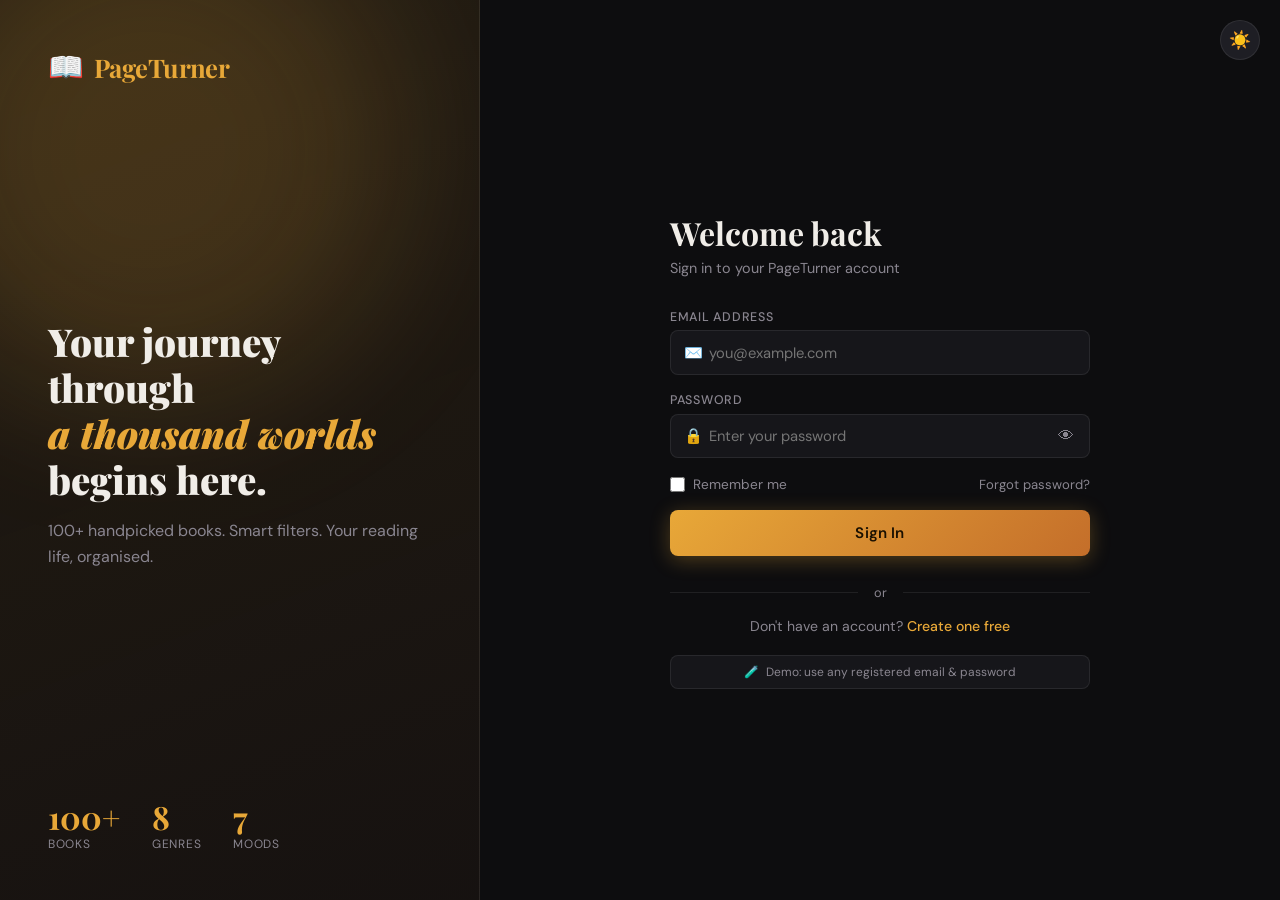
<file: pageturner/login.html>
<!DOCTYPE html>
<html lang="en">
<head>
  <meta charset="UTF-8"/>
  <meta name="viewport" content="width=device-width, initial-scale=1.0"/>
  <title>PageTurner — Login</title>
  <link rel="stylesheet" href="style.css"/>
  <link href="https://fonts.googleapis.com/css2?family=Playfair+Display:ital,wght@0,400;0,700;0,900;1,400&family=DM+Sans:wght@300;400;500;600&display=swap" rel="stylesheet"/>
</head>
<body class="dark auth-page">

  <!-- Animated background blobs -->
  <div class="auth-bg">
    <div class="blob blob1"></div>
    <div class="blob blob2"></div>
    <div class="blob blob3"></div>
  </div>

  <div class="auth-wrapper">
    <!-- Left Panel -->
    <div class="auth-panel auth-visual">
      <div class="auth-brand">
        <span class="logo-icon">📖</span>
        <span class="logo-text">PageTurner</span>
      </div>
      <div class="auth-tagline">
        <h2>Your journey through<br/><em>a thousand worlds</em><br/>begins here.</h2>
        <p>100+ handpicked books. Smart filters. Your reading life, organised.</p>
      </div>
      <div class="auth-stats">
        <div class="stat"><span>100+</span><small>Books</small></div>
        <div class="stat"><span>8</span><small>Genres</small></div>
        <div class="stat"><span>7</span><small>Moods</small></div>
      </div>
    </div>

    <!-- Right Panel — Form -->
    <div class="auth-panel auth-form-panel">
      <div class="auth-form-container">
        <div class="auth-form-header">
          <h3>Welcome back</h3>
          <p>Sign in to your PageTurner account</p>
        </div>

        <div id="loginAlert" class="auth-alert hidden"></div>

        <form id="loginForm" class="auth-form" novalidate>
          <div class="form-field">
            <label for="loginEmail">Email Address</label>
            <div class="input-wrap">
              <span class="input-icon">✉️</span>
              <input type="email" id="loginEmail" placeholder="you@example.com" autocomplete="email"/>
            </div>
            <span class="field-error" id="emailErr"></span>
          </div>

          <div class="form-field">
            <label for="loginPassword">Password</label>
            <div class="input-wrap">
              <span class="input-icon">🔒</span>
              <input type="password" id="loginPassword" placeholder="Enter your password" autocomplete="current-password"/>
              <button type="button" class="toggle-pw" id="toggleLoginPw" aria-label="Toggle password">👁</button>
            </div>
            <span class="field-error" id="pwErr"></span>
          </div>

          <div class="form-row">
            <label class="checkbox-label">
              <input type="checkbox" id="rememberMe"/>
              <span>Remember me</span>
            </label>
            <a href="#" class="link-muted">Forgot password?</a>
          </div>

          <button type="submit" class="auth-btn" id="loginBtn">
            <span class="btn-text">Sign In</span>
            <span class="btn-spinner hidden"></span>
          </button>
        </form>

        <div class="auth-divider"><span>or</span></div>

        <div class="auth-switch">
          Don't have an account?
          <a href="register.html">Create one free</a>
        </div>

        <div class="demo-hint">
          <span>🧪</span>
          <span>Demo: use any registered email & password</span>
        </div>
      </div>
    </div>
  </div>

  <!-- Theme toggle -->
  <button id="darkToggle" class="auth-theme-btn" aria-label="Toggle dark mode">
    <span id="themeIcon">☀️</span>
  </button>

  <script src="auth.js"></script>
</body>
</html>
</file>
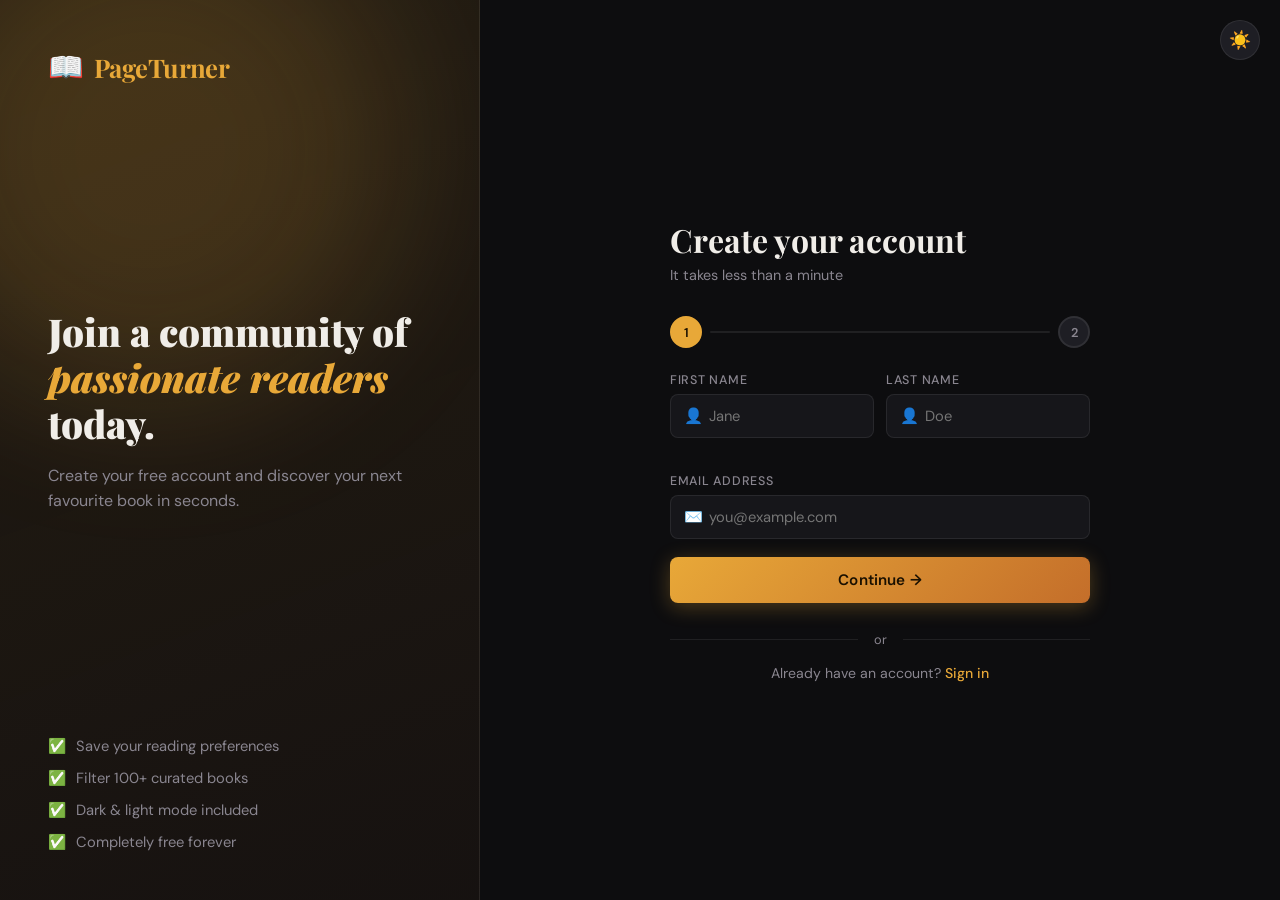
<file: pageturner/register.html>
<!DOCTYPE html>
<html lang="en">
<head>
  <meta charset="UTF-8"/>
  <meta name="viewport" content="width=device-width, initial-scale=1.0"/>
  <title>PageTurner — Register</title>
  <link rel="stylesheet" href="style.css"/>
  <link href="https://fonts.googleapis.com/css2?family=Playfair+Display:ital,wght@0,400;0,700;0,900;1,400&family=DM+Sans:wght@300;400;500;600&display=swap" rel="stylesheet"/>
</head>
<body class="dark auth-page">

  <div class="auth-bg">
    <div class="blob blob1"></div>
    <div class="blob blob2"></div>
    <div class="blob blob3"></div>
  </div>

  <div class="auth-wrapper">
    <!-- Left Panel -->
    <div class="auth-panel auth-visual">
      <div class="auth-brand">
        <span class="logo-icon">📖</span>
        <span class="logo-text">PageTurner</span>
      </div>
      <div class="auth-tagline">
        <h2>Join a community of<br/><em>passionate readers</em><br/>today.</h2>
        <p>Create your free account and discover your next favourite book in seconds.</p>
      </div>
      <div class="auth-perks">
        <div class="perk"><span>✅</span> Save your reading preferences</div>
        <div class="perk"><span>✅</span> Filter 100+ curated books</div>
        <div class="perk"><span>✅</span> Dark & light mode included</div>
        <div class="perk"><span>✅</span> Completely free forever</div>
      </div>
    </div>

    <!-- Right Panel — Form -->
    <div class="auth-panel auth-form-panel">
      <div class="auth-form-container">
        <div class="auth-form-header">
          <h3>Create your account</h3>
          <p>It takes less than a minute</p>
        </div>

        <div id="registerAlert" class="auth-alert hidden"></div>

        <!-- Progress steps -->
        <div class="progress-steps">
          <div class="step active" id="step1Dot">1</div>
          <div class="step-line"></div>
          <div class="step" id="step2Dot">2</div>
        </div>

        <form id="registerForm" class="auth-form" novalidate>

          <!-- Step 1 -->
          <div id="stepOne">
            <div class="form-row two-col">
              <div class="form-field">
                <label for="firstName">First Name</label>
                <div class="input-wrap">
                  <span class="input-icon">👤</span>
                  <input type="text" id="firstName" placeholder="Jane" autocomplete="given-name"/>
                </div>
                <span class="field-error" id="firstNameErr"></span>
              </div>
              <div class="form-field">
                <label for="lastName">Last Name</label>
                <div class="input-wrap">
                  <span class="input-icon">👤</span>
                  <input type="text" id="lastName" placeholder="Doe" autocomplete="family-name"/>
                </div>
                <span class="field-error" id="lastNameErr"></span>
              </div>
            </div>

            <div class="form-field">
              <label for="regEmail">Email Address</label>
              <div class="input-wrap">
                <span class="input-icon">✉️</span>
                <input type="email" id="regEmail" placeholder="you@example.com" autocomplete="email"/>
              </div>
              <span class="field-error" id="regEmailErr"></span>
            </div>

            <button type="button" class="auth-btn" id="nextBtn">
              Continue →
            </button>
          </div>

          <!-- Step 2 -->
          <div id="stepTwo" class="hidden">
            <div class="form-field">
              <label for="regPassword">Password</label>
              <div class="input-wrap">
                <span class="input-icon">🔒</span>
                <input type="password" id="regPassword" placeholder="Min 8 characters" autocomplete="new-password"/>
                <button type="button" class="toggle-pw" id="toggleRegPw" aria-label="Toggle password">👁</button>
              </div>
              <span class="field-error" id="regPwErr"></span>
              <div class="pw-strength" id="pwStrength">
                <div class="pw-bar"><div id="pwBar"></div></div>
                <span id="pwLabel"></span>
              </div>
            </div>

            <div class="form-field">
              <label for="confirmPassword">Confirm Password</label>
              <div class="input-wrap">
                <span class="input-icon">🔒</span>
                <input type="password" id="confirmPassword" placeholder="Repeat your password" autocomplete="new-password"/>
              </div>
              <span class="field-error" id="confirmPwErr"></span>
            </div>

            <div class="form-field">
              <label for="favGenre">Favourite Genre (optional)</label>
              <div class="input-wrap">
                <span class="input-icon">📚</span>
                <select id="favGenre">
                  <option value="">Select a genre</option>
                  <option>Fiction</option>
                  <option>Fantasy</option>
                  <option>Thriller</option>
                  <option>Romance</option>
                  <option>Self-Help</option>
                  <option>Science Fiction</option>
                  <option>Historical</option>
                  <option>Mystery</option>
                </select>
              </div>
            </div>

            <label class="checkbox-label" style="margin-bottom:1rem">
              <input type="checkbox" id="termsCheck"/>
              <span>I agree to the <a href="#" class="link-accent">Terms of Service</a></span>
            </label>
            <span class="field-error" id="termsErr"></span>

            <div class="form-row two-col">
              <button type="button" class="auth-btn auth-btn-outline" id="backBtn">← Back</button>
              <button type="submit" class="auth-btn" id="registerBtn">
                <span class="btn-text">Create Account</span>
                <span class="btn-spinner hidden"></span>
              </button>
            </div>
          </div>
        </form>

        <div class="auth-divider"><span>or</span></div>
        <div class="auth-switch">
          Already have an account?
          <a href="login.html">Sign in</a>
        </div>
      </div>
    </div>
  </div>

  <button id="darkToggle" class="auth-theme-btn" aria-label="Toggle dark mode">
    <span id="themeIcon">☀️</span>
  </button>

  <script src="auth.js"></script>
</body>
</html>
</file>
<file: pageturner/style.css>
/* ===========================
   PageTurner — style.css
   Dark cinematic book app
=========================== */

/* --- CSS Variables --- */
:root {
  --bg: #0d0d0f;
  --bg2: #16161a;
  --bg3: #1e1e24;
  --card: #1a1a20;
  --card-hover: #23232c;
  --border: rgba(255,255,255,0.08);
  --text: #f0ede8;
  --text-muted: #8a8690;
  --accent: #e8a838;
  --accent2: #c46e2a;
  --gold: #f5c842;
  --red: #e05252;
  --radius: 14px;
  --radius-sm: 8px;
  --shadow: 0 8px 40px rgba(0,0,0,0.5);
  --trans: 0.25s cubic-bezier(0.4,0,0.2,1);
}

body.light {
  --bg: #f5f2ec;
  --bg2: #ede9e1;
  --bg3: #e4dfd5;
  --card: #ffffff;
  --card-hover: #f8f5f0;
  --border: rgba(0,0,0,0.08);
  --text: #1a1714;
  --text-muted: #6b6560;
  --shadow: 0 8px 40px rgba(0,0,0,0.1);
}

/* --- Reset & Base --- */
*, *::before, *::after { box-sizing: border-box; margin: 0; padding: 0; }

html { scroll-behavior: smooth; }

body {
  font-family: 'DM Sans', sans-serif;
  background: var(--bg);
  color: var(--text);
  min-height: 100vh;
  transition: background var(--trans), color var(--trans);
}

/* --- Scrollbar --- */
::-webkit-scrollbar { width: 6px; }
::-webkit-scrollbar-track { background: var(--bg2); }
::-webkit-scrollbar-thumb { background: var(--accent); border-radius: 3px; }

/* --- Header --- */
header {
  position: sticky;
  top: 0;
  z-index: 100;
  display: flex;
  align-items: center;
  justify-content: space-between;
  padding: 1rem 2.5rem;
  background: rgba(13,13,15,0.85);
  backdrop-filter: blur(16px);
  border-bottom: 1px solid var(--border);
  transition: background var(--trans);
}

body.light header {
  background: rgba(245,242,236,0.85);
}

.logo {
  display: flex;
  align-items: center;
  gap: 0.6rem;
}

.logo-icon { font-size: 1.5rem; }

.logo-text {
  font-family: 'Playfair Display', serif;
  font-size: 1.5rem;
  font-weight: 700;
  color: var(--accent);
  letter-spacing: -0.02em;
}

#darkToggle {
  background: var(--bg3);
  border: 1px solid var(--border);
  border-radius: 50%;
  width: 40px;
  height: 40px;
  cursor: pointer;
  font-size: 1.1rem;
  display: flex;
  align-items: center;
  justify-content: center;
  transition: background var(--trans), transform var(--trans);
  color: var(--text);
}
#darkToggle:hover { background: var(--accent); transform: rotate(20deg); }

/* --- Hero --- */
.hero {
  padding: 5rem 2.5rem 3rem;
  background: radial-gradient(ellipse at 60% 0%, rgba(232,168,56,0.12) 0%, transparent 60%),
              radial-gradient(ellipse at 10% 80%, rgba(196,110,42,0.08) 0%, transparent 50%);
  border-bottom: 1px solid var(--border);
}

.hero-content {
  max-width: 700px;
  margin: 0 auto 3rem;
  text-align: center;
  animation: fadeUp 0.7s ease both;
}

.hero-content h1 {
  font-family: 'Playfair Display', serif;
  font-size: clamp(2.6rem, 6vw, 4.5rem);
  font-weight: 900;
  line-height: 1.1;
  letter-spacing: -0.03em;
  margin-bottom: 1rem;
}

.hero-content h1 em {
  font-style: italic;
  color: var(--accent);
}

.hero-content p {
  font-size: 1.1rem;
  color: var(--text-muted);
  font-weight: 300;
}

/* --- Filter Bar --- */
.filter-bar {
  max-width: 1000px;
  margin: 0 auto;
  display: flex;
  flex-wrap: wrap;
  gap: 0.75rem;
  align-items: flex-end;
  background: var(--bg2);
  border: 1px solid var(--border);
  border-radius: 18px;
  padding: 1.5rem 1.75rem;
  animation: fadeUp 0.8s 0.15s ease both;
}

.filter-group {
  display: flex;
  flex-direction: column;
  gap: 0.35rem;
  flex: 1;
  min-width: 130px;
}

.filter-group label {
  font-size: 0.7rem;
  font-weight: 500;
  letter-spacing: 0.08em;
  text-transform: uppercase;
  color: var(--text-muted);
}

.filter-group select,
.filter-group input {
  background: var(--bg3);
  border: 1px solid var(--border);
  color: var(--text);
  padding: 0.6rem 0.9rem;
  border-radius: var(--radius-sm);
  font-family: 'DM Sans', sans-serif;
  font-size: 0.9rem;
  outline: none;
  transition: border-color var(--trans), background var(--trans);
  cursor: pointer;
  appearance: none;
  -webkit-appearance: none;
  background-image: url("data:image/svg+xml,%3Csvg xmlns='http://www.w3.org/2000/svg' width='12' height='12' viewBox='0 0 24 24' fill='none' stroke='%238a8690' stroke-width='2'%3E%3Cpath d='M6 9l6 6 6-6'/%3E%3C/svg%3E");
  background-repeat: no-repeat;
  background-position: right 0.7rem center;
  padding-right: 2rem;
}

.filter-group input {
  background-image: none;
  padding-right: 0.9rem;
}

.filter-group select:focus,
.filter-group input:focus {
  border-color: var(--accent);
  background: var(--card);
}

.search-group { min-width: 180px; flex: 2; }

#recommendBtn {
  background: linear-gradient(135deg, var(--accent), var(--accent2));
  color: #1a1000;
  font-family: 'DM Sans', sans-serif;
  font-size: 0.95rem;
  font-weight: 600;
  padding: 0.65rem 1.8rem;
  border: none;
  border-radius: var(--radius-sm);
  cursor: pointer;
  transition: transform var(--trans), box-shadow var(--trans), filter var(--trans);
  white-space: nowrap;
  align-self: flex-end;
  letter-spacing: 0.01em;
  box-shadow: 0 4px 20px rgba(232,168,56,0.3);
}

#recommendBtn:hover {
  transform: translateY(-2px);
  box-shadow: 0 8px 30px rgba(232,168,56,0.45);
  filter: brightness(1.1);
}

#recommendBtn:active { transform: translateY(0); }

/* --- Loader --- */
.loader {
  display: flex;
  flex-direction: column;
  align-items: center;
  gap: 1rem;
  padding: 4rem 2rem;
  color: var(--text-muted);
  font-size: 0.95rem;
}

.spinner {
  width: 40px;
  height: 40px;
  border: 3px solid var(--border);
  border-top-color: var(--accent);
  border-radius: 50%;
  animation: spin 0.8s linear infinite;
}

/* --- Results Section --- */
#resultsSection {
  max-width: 1300px;
  margin: 0 auto;
  padding: 2.5rem 2rem 4rem;
}

.results-header {
  display: flex;
  align-items: center;
  gap: 1rem;
  margin-bottom: 1.5rem;
  font-size: 0.9rem;
  color: var(--text-muted);
}

.saved-badge {
  background: rgba(232,168,56,0.15);
  color: var(--accent);
  padding: 0.25rem 0.7rem;
  border-radius: 20px;
  font-size: 0.78rem;
  border: 1px solid rgba(232,168,56,0.3);
}

/* --- Book Grid --- */
.book-grid {
  display: grid;
  grid-template-columns: repeat(auto-fill, minmax(220px, 1fr));
  gap: 1.5rem;
}

/* --- Book Card --- */
.book-card {
  background: var(--card);
  border: 1px solid var(--border);
  border-radius: var(--radius);
  overflow: hidden;
  cursor: pointer;
  transition: transform var(--trans), box-shadow var(--trans), border-color var(--trans);
  animation: fadeUp 0.5s ease both;
  position: relative;
}

.book-card:hover {
  transform: translateY(-6px) scale(1.01);
  box-shadow: var(--shadow);
  border-color: rgba(232,168,56,0.4);
  background: var(--card-hover);
}

.book-cover {
  width: 100%;
  aspect-ratio: 2/3;
  object-fit: cover;
  display: block;
  background: var(--bg3);
  transition: filter var(--trans);
}

.book-card:hover .book-cover { filter: brightness(1.08); }

.book-info {
  padding: 1rem;
}

.book-genre-tag {
  display: inline-block;
  font-size: 0.65rem;
  font-weight: 500;
  letter-spacing: 0.07em;
  text-transform: uppercase;
  color: var(--accent);
  background: rgba(232,168,56,0.12);
  padding: 0.2rem 0.5rem;
  border-radius: 4px;
  margin-bottom: 0.5rem;
}

.book-title {
  font-family: 'Playfair Display', serif;
  font-size: 1rem;
  font-weight: 700;
  line-height: 1.3;
  margin-bottom: 0.25rem;
  color: var(--text);
}

.book-author {
  font-size: 0.8rem;
  color: var(--text-muted);
  margin-bottom: 0.6rem;
}

.book-stars {
  display: flex;
  align-items: center;
  gap: 0.3rem;
  margin-bottom: 0.75rem;
}

.star { color: var(--text-muted); font-size: 0.85rem; }
.star.filled { color: var(--gold); }

.book-rating-num {
  font-size: 0.75rem;
  color: var(--text-muted);
  margin-left: 0.15rem;
}

.read-more-btn {
  background: transparent;
  border: 1px solid var(--border);
  color: var(--text-muted);
  font-family: 'DM Sans', sans-serif;
  font-size: 0.78rem;
  padding: 0.4rem 0.85rem;
  border-radius: 6px;
  cursor: pointer;
  transition: all var(--trans);
  width: 100%;
}

.read-more-btn:hover {
  border-color: var(--accent);
  color: var(--accent);
  background: rgba(232,168,56,0.07);
}

/* --- No Results --- */
.no-results {
  text-align: center;
  padding: 5rem 2rem;
  color: var(--text-muted);
}

.no-results span { font-size: 3rem; display: block; margin-bottom: 1rem; }
.no-results h3 { font-family: 'Playfair Display', serif; font-size: 1.5rem; color: var(--text); margin-bottom: 0.5rem; }

/* --- Pagination --- */
.pagination {
  display: flex;
  justify-content: center;
  gap: 0.5rem;
  margin-top: 2.5rem;
  flex-wrap: wrap;
}

.page-btn {
  background: var(--bg2);
  border: 1px solid var(--border);
  color: var(--text-muted);
  width: 38px;
  height: 38px;
  border-radius: var(--radius-sm);
  cursor: pointer;
  font-family: 'DM Sans', sans-serif;
  font-size: 0.9rem;
  transition: all var(--trans);
  display: flex;
  align-items: center;
  justify-content: center;
}

.page-btn:hover, .page-btn.active {
  background: var(--accent);
  border-color: var(--accent);
  color: #1a1000;
}

/* --- Modal --- */
.modal {
  position: fixed;
  inset: 0;
  z-index: 200;
  display: flex;
  align-items: center;
  justify-content: center;
  padding: 1.5rem;
}

.modal.hidden { display: none; }

.modal-backdrop {
  position: absolute;
  inset: 0;
  background: rgba(0,0,0,0.75);
  backdrop-filter: blur(6px);
}

.modal-card {
  position: relative;
  background: var(--bg2);
  border: 1px solid var(--border);
  border-radius: 20px;
  max-width: 640px;
  width: 100%;
  max-height: 90vh;
  overflow-y: auto;
  z-index: 1;
  animation: modalIn 0.3s ease;
  box-shadow: 0 30px 80px rgba(0,0,0,0.6);
}

.modal-close {
  position: sticky;
  top: 1rem;
  float: right;
  margin: 1rem 1rem 0 0;
  background: var(--bg3);
  border: 1px solid var(--border);
  color: var(--text-muted);
  width: 34px;
  height: 34px;
  border-radius: 50%;
  cursor: pointer;
  font-size: 0.85rem;
  display: flex;
  align-items: center;
  justify-content: center;
  transition: all var(--trans);
  z-index: 2;
}
.modal-close:hover { background: var(--red); color: #fff; border-color: var(--red); }

.modal-body {
  padding: 1.5rem 2rem 2rem;
  clear: both;
}

.modal-cover {
  width: 100%;
  max-height: 340px;
  object-fit: cover;
  border-radius: var(--radius-sm);
  margin-bottom: 1.5rem;
  display: block;
}

.modal-genre-mood {
  display: flex;
  gap: 0.5rem;
  flex-wrap: wrap;
  margin-bottom: 1rem;
}

.tag {
  font-size: 0.7rem;
  font-weight: 500;
  letter-spacing: 0.07em;
  text-transform: uppercase;
  padding: 0.25rem 0.6rem;
  border-radius: 4px;
}

.tag-genre { background: rgba(232,168,56,0.12); color: var(--accent); }
.tag-mood  { background: rgba(196,110,42,0.12); color: #e08a3a; }

.modal-title {
  font-family: 'Playfair Display', serif;
  font-size: 1.8rem;
  font-weight: 900;
  line-height: 1.2;
  margin-bottom: 0.4rem;
}

.modal-author {
  color: var(--text-muted);
  font-size: 0.9rem;
  margin-bottom: 1rem;
}

.modal-stars { display: flex; gap: 0.3rem; margin-bottom: 1.25rem; font-size: 1.1rem; }

.modal-description {
  font-size: 0.95rem;
  line-height: 1.7;
  color: var(--text-muted);
}

/* --- Footer --- */
footer {
  text-align: center;
  padding: 2rem;
  border-top: 1px solid var(--border);
  color: var(--text-muted);
  font-size: 0.8rem;
}

/* --- Utility --- */
.hidden { display: none !important; }

/* --- Animations --- */
@keyframes fadeUp {
  from { opacity: 0; transform: translateY(20px); }
  to   { opacity: 1; transform: translateY(0); }
}

@keyframes spin {
  to { transform: rotate(360deg); }
}

@keyframes modalIn {
  from { opacity: 0; transform: scale(0.95) translateY(10px); }
  to   { opacity: 1; transform: scale(1)    translateY(0); }
}

/* --- Card stagger delays --- */
.book-card:nth-child(1)  { animation-delay: 0.05s; }
.book-card:nth-child(2)  { animation-delay: 0.10s; }
.book-card:nth-child(3)  { animation-delay: 0.15s; }
.book-card:nth-child(4)  { animation-delay: 0.20s; }
.book-card:nth-child(5)  { animation-delay: 0.25s; }
.book-card:nth-child(6)  { animation-delay: 0.30s; }

/* --- Responsive --- */
@media (max-width: 768px) {
  header { padding: 1rem 1.25rem; }
  .hero  { padding: 3rem 1.25rem 2.5rem; }

  .filter-bar {
    padding: 1.25rem;
    border-radius: 14px;
    gap: 0.6rem;
  }

  .filter-group { min-width: 100%; }
  .search-group { min-width: 100%; }

  #recommendBtn { width: 100%; padding: 0.75rem; }

  #resultsSection { padding: 2rem 1.25rem 3rem; }

  .book-grid {
    grid-template-columns: repeat(auto-fill, minmax(160px, 1fr));
    gap: 1rem;
  }

  .modal-body { padding: 1rem 1.25rem 1.5rem; }
  .modal-title { font-size: 1.4rem; }
}

@media (max-width: 480px) {
  .book-grid { grid-template-columns: repeat(2, 1fr); }
}

/* ===========================
   AUTH PAGES (login/register)
=========================== */

/* Auth body layout */
body.auth-page {
  min-height: 100vh;
  overflow-x: hidden;
}

/* Animated background blobs */
.auth-bg {
  position: fixed;
  inset: 0;
  z-index: 0;
  overflow: hidden;
  pointer-events: none;
}

.blob {
  position: absolute;
  border-radius: 50%;
  filter: blur(80px);
  opacity: 0.18;
  animation: blobFloat 12s ease-in-out infinite;
}

.blob1 { width: 500px; height: 500px; background: var(--accent); top: -100px; left: -100px; animation-delay: 0s; }
.blob2 { width: 400px; height: 400px; background: var(--accent2); bottom: -50px; right: -50px; animation-delay: 4s; }
.blob3 { width: 300px; height: 300px; background: #c46e2a; top: 50%; left: 50%; animation-delay: 8s; }

@keyframes blobFloat {
  0%, 100% { transform: translate(0, 0) scale(1); }
  33%       { transform: translate(30px, -20px) scale(1.05); }
  66%       { transform: translate(-20px, 30px) scale(0.95); }
}

/* Wrapper */
.auth-wrapper {
  position: relative;
  z-index: 1;
  min-height: 100vh;
  display: flex;
}

/* Panels */
.auth-panel {
  flex: 1;
  display: flex;
  flex-direction: column;
  padding: 3rem;
}

/* Left visual panel */
.auth-visual {
  background: linear-gradient(160deg, rgba(232,168,56,0.1) 0%, rgba(196,110,42,0.05) 100%);
  border-right: 1px solid var(--border);
  justify-content: space-between;
  max-width: 480px;
}

.auth-brand {
  display: flex;
  align-items: center;
  gap: 0.6rem;
}

.auth-brand .logo-icon { font-size: 1.8rem; }
.auth-brand .logo-text {
  font-family: 'Playfair Display', serif;
  font-size: 1.6rem;
  font-weight: 700;
  color: var(--accent);
}

.auth-tagline { flex: 1; display: flex; flex-direction: column; justify-content: center; }

.auth-tagline h2 {
  font-family: 'Playfair Display', serif;
  font-size: clamp(1.8rem, 3vw, 2.4rem);
  font-weight: 900;
  line-height: 1.2;
  margin-bottom: 1rem;
  color: var(--text);
}

.auth-tagline h2 em {
  font-style: italic;
  color: var(--accent);
}

.auth-tagline p {
  color: var(--text-muted);
  font-size: 1rem;
  line-height: 1.6;
}

.auth-stats {
  display: flex;
  gap: 2rem;
}

.stat {
  display: flex;
  flex-direction: column;
}

.stat span {
  font-family: 'Playfair Display', serif;
  font-size: 2rem;
  font-weight: 700;
  color: var(--accent);
  line-height: 1;
}

.stat small {
  font-size: 0.75rem;
  color: var(--text-muted);
  text-transform: uppercase;
  letter-spacing: 0.06em;
  margin-top: 0.2rem;
}

.auth-perks {
  display: flex;
  flex-direction: column;
  gap: 0.75rem;
}

.perk {
  display: flex;
  align-items: center;
  gap: 0.6rem;
  font-size: 0.92rem;
  color: var(--text-muted);
}

/* Right form panel */
.auth-form-panel {
  background: var(--bg);
  align-items: center;
  justify-content: center;
}

.auth-form-container {
  width: 100%;
  max-width: 420px;
}

.auth-form-header {
  margin-bottom: 2rem;
  animation: fadeUp 0.6s ease both;
}

.auth-form-header h3 {
  font-family: 'Playfair Display', serif;
  font-size: 2rem;
  font-weight: 700;
  margin-bottom: 0.3rem;
  color: var(--text);
}

.auth-form-header p {
  color: var(--text-muted);
  font-size: 0.9rem;
}

/* Alert */
.auth-alert {
  padding: 0.75rem 1rem;
  border-radius: var(--radius-sm);
  font-size: 0.88rem;
  margin-bottom: 1.25rem;
  animation: fadeUp 0.3s ease;
}

.auth-alert.error   { background: rgba(224,82,82,0.12); color: #e05252; border: 1px solid rgba(224,82,82,0.3); }
.auth-alert.success { background: rgba(79,196,106,0.12); color: #4fc46a; border: 1px solid rgba(79,196,106,0.3); }

/* Progress steps */
.progress-steps {
  display: flex;
  align-items: center;
  gap: 0.5rem;
  margin-bottom: 1.5rem;
}

.step {
  width: 32px;
  height: 32px;
  border-radius: 50%;
  background: var(--bg3);
  border: 2px solid var(--border);
  color: var(--text-muted);
  font-size: 0.8rem;
  font-weight: 600;
  display: flex;
  align-items: center;
  justify-content: center;
  transition: all var(--trans);
}

.step.active {
  background: var(--accent);
  border-color: var(--accent);
  color: #1a1000;
}

.step-line {
  flex: 1;
  height: 2px;
  background: var(--border);
  border-radius: 1px;
}

/* Form */
.auth-form { display: flex; flex-direction: column; gap: 0; }

.form-field {
  display: flex;
  flex-direction: column;
  gap: 0.35rem;
  margin-bottom: 1.1rem;
}

.form-field label {
  font-size: 0.78rem;
  font-weight: 500;
  letter-spacing: 0.06em;
  text-transform: uppercase;
  color: var(--text-muted);
}

.input-wrap {
  position: relative;
  display: flex;
  align-items: center;
}

.input-icon {
  position: absolute;
  left: 0.85rem;
  font-size: 0.95rem;
  pointer-events: none;
  z-index: 1;
}

.input-wrap input,
.input-wrap select {
  width: 100%;
  background: var(--bg2);
  border: 1px solid var(--border);
  color: var(--text);
  padding: 0.7rem 0.9rem 0.7rem 2.4rem;
  border-radius: var(--radius-sm);
  font-family: 'DM Sans', sans-serif;
  font-size: 0.92rem;
  outline: none;
  transition: border-color var(--trans), background var(--trans);
  appearance: none;
}

.input-wrap select {
  background-image: url("data:image/svg+xml,%3Csvg xmlns='http://www.w3.org/2000/svg' width='12' height='12' viewBox='0 0 24 24' fill='none' stroke='%238a8690' stroke-width='2'%3E%3Cpath d='M6 9l6 6 6-6'/%3E%3C/svg%3E");
  background-repeat: no-repeat;
  background-position: right 0.8rem center;
  padding-right: 2rem;
}

.input-wrap input:focus,
.input-wrap select:focus {
  border-color: var(--accent);
  background: var(--card);
}

.toggle-pw {
  position: absolute;
  right: 0.7rem;
  background: transparent;
  border: none;
  color: var(--text-muted);
  cursor: pointer;
  font-size: 1rem;
  padding: 0.3rem;
  transition: color var(--trans);
  z-index: 1;
}

.toggle-pw:hover { color: var(--accent); }

.field-error {
  font-size: 0.75rem;
  color: #e05252;
  display: none;
}

/* Password strength */
.pw-strength { margin-top: 0.4rem; display: flex; align-items: center; gap: 0.5rem; }
.pw-bar { flex: 1; height: 4px; background: var(--bg3); border-radius: 2px; overflow: hidden; }
.pw-bar div { height: 100%; width: 0; border-radius: 2px; transition: all 0.3s ease; }
.pw-strength span { font-size: 0.72rem; font-weight: 500; min-width: 40px; }

/* Form row */
.form-row {
  display: flex;
  align-items: center;
  justify-content: space-between;
  margin-bottom: 1.1rem;
  gap: 0.75rem;
}

.form-row.two-col { align-items: flex-start; }

.checkbox-label {
  display: flex;
  align-items: center;
  gap: 0.5rem;
  font-size: 0.85rem;
  color: var(--text-muted);
  cursor: pointer;
  user-select: none;
}

.checkbox-label input[type="checkbox"] {
  accent-color: var(--accent);
  width: 15px;
  height: 15px;
  cursor: pointer;
}

.link-muted { font-size: 0.82rem; color: var(--text-muted); text-decoration: none; transition: color var(--trans); }
.link-muted:hover { color: var(--accent); }
.link-accent { color: var(--accent); text-decoration: none; }
.link-accent:hover { text-decoration: underline; }

/* Auth button */
.auth-btn {
  background: linear-gradient(135deg, var(--accent), var(--accent2));
  color: #1a1000;
  font-family: 'DM Sans', sans-serif;
  font-size: 0.95rem;
  font-weight: 600;
  padding: 0.8rem 1.5rem;
  border: none;
  border-radius: var(--radius-sm);
  cursor: pointer;
  width: 100%;
  transition: all var(--trans);
  display: flex;
  align-items: center;
  justify-content: center;
  gap: 0.5rem;
  box-shadow: 0 4px 20px rgba(232,168,56,0.3);
  margin-bottom: 0.75rem;
  letter-spacing: 0.01em;
}

.auth-btn:hover { transform: translateY(-2px); box-shadow: 0 8px 30px rgba(232,168,56,0.4); filter: brightness(1.08); }
.auth-btn:disabled { opacity: 0.7; cursor: not-allowed; transform: none; }

.auth-btn-outline {
  background: transparent;
  border: 1px solid var(--border);
  color: var(--text-muted);
  box-shadow: none;
}
.auth-btn-outline:hover { border-color: var(--accent); color: var(--accent); background: rgba(232,168,56,0.07); box-shadow: none; transform: none; }

.btn-spinner {
  width: 16px;
  height: 16px;
  border: 2px solid rgba(0,0,0,0.3);
  border-top-color: #1a1000;
  border-radius: 50%;
  animation: spin 0.7s linear infinite;
}

/* Divider */
.auth-divider {
  display: flex;
  align-items: center;
  gap: 1rem;
  margin: 1rem 0;
  color: var(--text-muted);
  font-size: 0.8rem;
}
.auth-divider::before, .auth-divider::after {
  content: '';
  flex: 1;
  height: 1px;
  background: var(--border);
}

/* Switch */
.auth-switch {
  text-align: center;
  font-size: 0.88rem;
  color: var(--text-muted);
}
.auth-switch a { color: var(--accent); text-decoration: none; font-weight: 500; }
.auth-switch a:hover { text-decoration: underline; }

/* Demo hint */
.demo-hint {
  display: flex;
  align-items: center;
  justify-content: center;
  gap: 0.4rem;
  margin-top: 1.25rem;
  font-size: 0.75rem;
  color: var(--text-muted);
  background: var(--bg2);
  border: 1px solid var(--border);
  border-radius: var(--radius-sm);
  padding: 0.5rem 0.75rem;
}

/* Theme toggle on auth pages */
.auth-theme-btn {
  position: fixed;
  top: 1.25rem;
  right: 1.25rem;
  background: var(--bg3);
  border: 1px solid var(--border);
  border-radius: 50%;
  width: 40px;
  height: 40px;
  cursor: pointer;
  font-size: 1rem;
  display: flex;
  align-items: center;
  justify-content: center;
  z-index: 50;
  transition: background var(--trans), transform var(--trans);
  color: var(--text);
}
.auth-theme-btn:hover { background: var(--accent); transform: rotate(20deg); }

/* ===========================
   USER MENU (main app header)
=========================== */
.header-right {
  display: flex;
  align-items: center;
  gap: 1rem;
}

.header-login-btn {
  background: linear-gradient(135deg, var(--accent), var(--accent2));
  color: #1a1000;
  font-family: 'DM Sans', sans-serif;
  font-size: 0.85rem;
  font-weight: 600;
  padding: 0.45rem 1.1rem;
  border-radius: var(--radius-sm);
  text-decoration: none;
  transition: all var(--trans);
  box-shadow: 0 2px 12px rgba(232,168,56,0.25);
}
.header-login-btn:hover { transform: translateY(-1px); filter: brightness(1.1); }

.user-menu {
  display: flex;
  align-items: center;
  gap: 0.5rem;
  cursor: pointer;
  position: relative;
  padding: 0.35rem 0.6rem;
  border-radius: var(--radius-sm);
  border: 1px solid var(--border);
  transition: background var(--trans);
}
.user-menu:hover { background: var(--bg3); }

.user-avatar {
  width: 32px;
  height: 32px;
  border-radius: 50%;
  background: linear-gradient(135deg, var(--accent), var(--accent2));
  color: #1a1000;
  font-weight: 700;
  font-size: 0.75rem;
  display: flex;
  align-items: center;
  justify-content: center;
}

.user-name {
  font-size: 0.85rem;
  font-weight: 500;
  color: var(--text);
  max-width: 100px;
  overflow: hidden;
  text-overflow: ellipsis;
  white-space: nowrap;
}

.user-dropdown {
  position: absolute;
  top: calc(100% + 8px);
  right: 0;
  background: var(--bg2);
  border: 1px solid var(--border);
  border-radius: var(--radius);
  min-width: 200px;
  padding: 0.5rem;
  box-shadow: var(--shadow);
  z-index: 200;
  display: none;
  animation: fadeUp 0.2s ease;
}
.user-dropdown.open { display: block; }

.dropdown-info {
  padding: 0.6rem 0.5rem;
  border-bottom: 1px solid var(--border);
  margin-bottom: 0.4rem;
  display: flex;
  flex-direction: column;
  gap: 0.2rem;
}
.dropdown-info strong { font-size: 0.9rem; color: var(--text); }
.dropdown-info span   { font-size: 0.75rem; color: var(--text-muted); }

.dropdown-item {
  width: 100%;
  background: transparent;
  border: none;
  color: var(--text-muted);
  font-family: 'DM Sans', sans-serif;
  font-size: 0.85rem;
  padding: 0.55rem 0.75rem;
  border-radius: var(--radius-sm);
  cursor: pointer;
  text-align: left;
  transition: all var(--trans);
}
.dropdown-item:hover { background: rgba(224,82,82,0.1); color: var(--red); }

/* ===========================
   AUTH RESPONSIVE
=========================== */
@media (max-width: 900px) {
  .auth-visual { display: none; }
  .auth-form-panel { padding: 2rem 1.25rem; }
  .auth-form-container { max-width: 100%; }
}

@media (max-width: 480px) {
  .auth-panel { padding: 1.5rem 1rem; }
  .form-row.two-col { flex-direction: column; }
  .form-row.two-col .form-field { width: 100%; }
}

/* ===========================
   MODAL TABS
=========================== */
.modal-tabs {
  display: flex;
  gap: 0.5rem;
  margin-bottom: 1.5rem;
  border-bottom: 1px solid var(--border);
  padding-bottom: 0;
}

.modal-tab {
  background: none;
  border: none;
  border-bottom: 2px solid transparent;
  color: var(--text-muted);
  font-family: 'DM Sans', sans-serif;
  font-size: 0.95rem;
  font-weight: 500;
  padding: 0.6rem 1.1rem;
  cursor: pointer;
  transition: all var(--trans);
  margin-bottom: -1px;
  border-radius: 0;
}

.modal-tab:hover {
  color: var(--text);
}

.modal-tab.active {
  color: var(--accent);
  border-bottom-color: var(--accent);
}

.modal-tab-content.hidden {
  display: none;
}

/* ===========================
   PREVIEW READER
=========================== */
.preview-header {
  text-align: center;
  margin-bottom: 1.5rem;
}

.preview-notice {
  display: inline-block;
  background: rgba(232, 168, 56, 0.12);
  border: 1px solid rgba(232, 168, 56, 0.3);
  color: var(--accent);
  font-size: 0.82rem;
  font-weight: 500;
  padding: 0.3rem 0.85rem;
  border-radius: 20px;
  letter-spacing: 0.03em;
}

.reader-container {
  background: var(--bg2);
  border: 1px solid var(--border);
  border-radius: var(--radius);
  padding: 2rem 2rem 1.5rem;
  margin-bottom: 1.5rem;
  position: relative;
}

.reader-page-indicator {
  font-size: 0.78rem;
  color: var(--text-muted);
  text-align: right;
  margin-bottom: 1.2rem;
  font-weight: 500;
  letter-spacing: 0.04em;
  text-transform: uppercase;
}

.reader-text {
  font-family: 'Playfair Display', Georgia, serif;
  font-size: 1.0rem;
  line-height: 1.9;
  color: var(--text);
  min-height: 260px;
  transition: opacity 0.2s ease;
}

.reader-text p {
  margin-bottom: 1.2rem;
  text-indent: 1.5em;
}

.reader-text p:first-child {
  text-indent: 0;
}

.reader-text.fade-out {
  opacity: 0;
  transform: translateX(-8px);
  transition: opacity 0.2s ease, transform 0.2s ease;
}

.reader-text.fade-in {
  animation: readerFadeIn 0.4s ease forwards;
}

@keyframes readerFadeIn {
  from { opacity: 0; transform: translateX(8px); }
  to   { opacity: 1; transform: translateX(0); }
}

.reader-nav {
  display: flex;
  align-items: center;
  justify-content: space-between;
  margin-top: 1.5rem;
  padding-top: 1.2rem;
  border-top: 1px solid var(--border);
}

.reader-btn {
  background: var(--bg3);
  border: 1px solid var(--border);
  color: var(--text);
  font-family: 'DM Sans', sans-serif;
  font-size: 0.88rem;
  font-weight: 500;
  padding: 0.5rem 1.1rem;
  border-radius: var(--radius-sm);
  cursor: pointer;
  transition: all var(--trans);
}

.reader-btn:hover:not(:disabled) {
  background: var(--accent);
  border-color: var(--accent);
  color: #0d0d0f;
}

.reader-btn:disabled {
  opacity: 0.3;
  cursor: not-allowed;
}

.reader-dots {
  display: flex;
  gap: 0.5rem;
  align-items: center;
}

.reader-dot {
  width: 8px;
  height: 8px;
  border-radius: 50%;
  background: var(--bg3);
  border: 1px solid var(--border);
  cursor: pointer;
  transition: all var(--trans);
}

.reader-dot.active {
  background: var(--accent);
  border-color: var(--accent);
  transform: scale(1.2);
}

.reader-dot:hover:not(.active) {
  background: var(--text-muted);
}

/* ===========================
   BUY BUTTON
=========================== */
.buy-btn {
  display: inline-block;
  background: linear-gradient(135deg, #e8a838, #c46e2a);
  color: #0d0d0f;
  font-family: 'DM Sans', sans-serif;
  font-size: 0.95rem;
  font-weight: 700;
  padding: 0.75rem 1.8rem;
  border-radius: var(--radius-sm);
  text-decoration: none;
  letter-spacing: 0.02em;
  transition: all var(--trans);
  margin-top: 1.2rem;
  box-shadow: 0 4px 16px rgba(232,168,56,0.25);
}

.buy-btn:hover {
  transform: translateY(-2px);
  box-shadow: 0 8px 24px rgba(232,168,56,0.4);
  color: #0d0d0f;
}

.preview-buy-section {
  text-align: center;
  padding: 1.5rem;
  background: linear-gradient(135deg, rgba(232,168,56,0.05), rgba(196,110,42,0.05));
  border: 1px solid rgba(232,168,56,0.15);
  border-radius: var(--radius);
}

.preview-buy-teaser {
  color: var(--text-muted);
  font-size: 0.95rem;
  margin-bottom: 0.25rem;
}

/* ===========================
   SUMMARY TAB
=========================== */
.summary-header {
  display: flex;
  gap: 1.5rem;
  align-items: flex-start;
  margin-bottom: 1.5rem;
}

.summary-header .modal-cover {
  width: 120px;
  min-width: 120px;
  height: 180px;
  object-fit: cover;
  border-radius: var(--radius-sm);
  margin: 0;
}

.summary-header .modal-title {
  font-size: 1.4rem;
  margin-bottom: 0.3rem;
}

.summary-label {
  font-family: 'DM Sans', sans-serif;
  font-size: 0.85rem;
  font-weight: 600;
  color: var(--accent);
  text-transform: uppercase;
  letter-spacing: 0.07em;
  margin-bottom: 0.75rem;
}

.summary-body {
  background: var(--bg2);
  border: 1px solid var(--border);
  border-radius: var(--radius);
  padding: 1.5rem;
  margin-bottom: 1.5rem;
}

.summary-text {
  font-family: 'DM Sans', sans-serif;
  font-size: 0.97rem;
  line-height: 1.85;
  color: var(--text);
}

/* ===========================
   SIMILAR BOOKS SECTION
=========================== */
.similar-section {
  margin-top: 2rem;
  padding-top: 1.5rem;
  border-top: 1px solid var(--border);
}

.similar-heading {
  font-family: 'DM Sans', sans-serif;
  font-size: 0.85rem;
  font-weight: 600;
  color: var(--accent);
  text-transform: uppercase;
  letter-spacing: 0.07em;
  margin-bottom: 1rem;
}

.similar-books-grid {
  display: grid;
  grid-template-columns: repeat(2, 1fr);
  gap: 0.75rem;
}

.similar-book-card {
  display: flex;
  gap: 0.75rem;
  background: var(--bg2);
  border: 1px solid var(--border);
  border-radius: var(--radius-sm);
  padding: 0.75rem;
  cursor: pointer;
  transition: all var(--trans);
  align-items: flex-start;
}

.similar-book-card:hover {
  background: var(--card-hover);
  border-color: var(--accent);
  transform: translateY(-2px);
  box-shadow: 0 4px 16px rgba(232,168,56,0.12);
}

.similar-book-cover {
  width: 48px;
  min-width: 48px;
  height: 68px;
  object-fit: cover;
  border-radius: 4px;
  background: var(--bg3);
}

.similar-book-info {
  flex: 1;
  min-width: 0;
}

.similar-book-title {
  font-size: 0.82rem;
  font-weight: 600;
  color: var(--text);
  margin-bottom: 0.2rem;
  line-height: 1.3;
  display: -webkit-box;
  -webkit-line-clamp: 2;
  -webkit-box-orient: vertical;
  overflow: hidden;
}

.similar-book-author {
  font-size: 0.75rem;
  color: var(--text-muted);
  margin-bottom: 0.4rem;
  display: -webkit-box;
  -webkit-line-clamp: 1;
  -webkit-box-orient: vertical;
  overflow: hidden;
}

.similar-book-meta {
  display: flex;
  align-items: center;
  gap: 0.4rem;
  flex-wrap: wrap;
}

.similar-rating {
  font-size: 0.73rem;
  color: var(--gold);
  font-weight: 600;
}

/* 3 tabs — slightly compact them */
.modal-tabs {
  gap: 0.25rem;
}

.modal-tab {
  font-size: 0.875rem;
  padding: 0.5rem 0.9rem;
}

@media (max-width: 600px) {
  .similar-books-grid { grid-template-columns: 1fr; }
  .summary-header { flex-direction: column; }
  .summary-header .modal-cover { width: 100%; height: 180px; }
}
</file>
